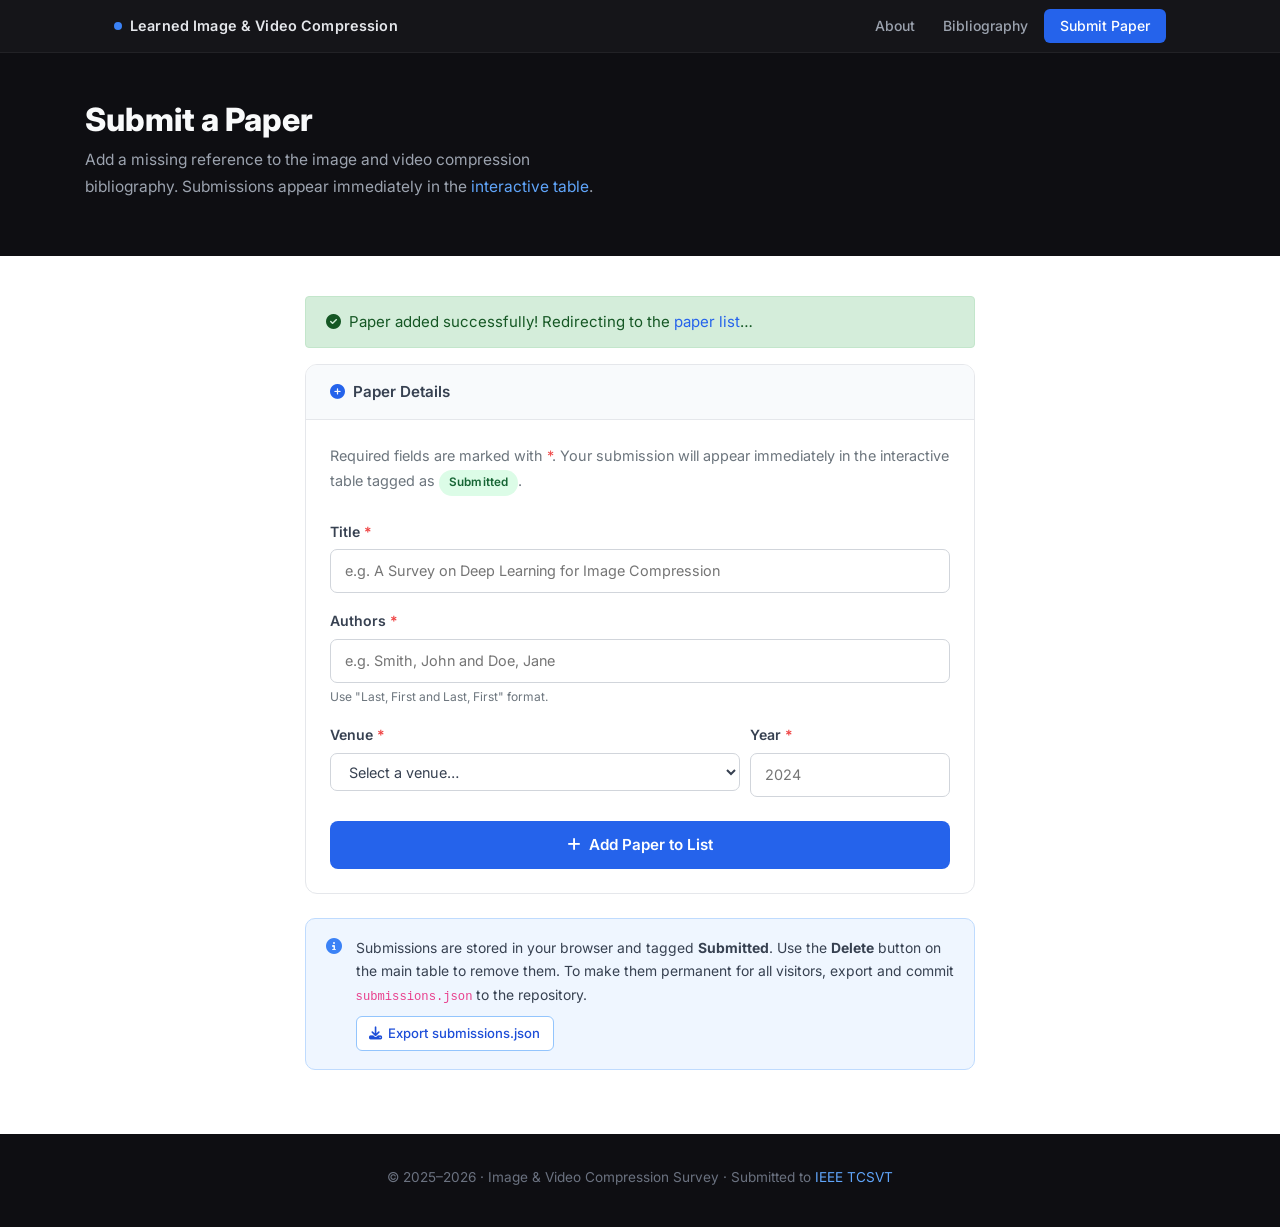
<file: submit.html>
<!DOCTYPE html>
<html lang="en">
<head>
  <meta charset="UTF-8">
  <meta name="viewport" content="width=device-width, initial-scale=1.0">
  <title>Submit a Paper — Image and Video Compression Survey — IEEE TCSVT</title>
  <meta name="description" content="Submit a missing paper to the image and video compression survey bibliography. Covers neural codecs, HEVC, VVC, AV1, learned compression, and perceptual quality.">
  <meta name="robots" content="index, follow">
  <link rel="canonical" href="https://image-video-compression.github.io/submit.html">

  <meta property="og:type" content="website">
  <meta property="og:title" content="Submit a Paper — Image & Video Compression Survey">
  <meta property="og:description" content="Submit a paper to be considered for inclusion in the Learned Image and Video Compression survey (IEEE TCSVT).">
  <meta property="og:url" content="https://image-video-compression.github.io/submit.html">
  <meta property="og:image" content="https://image-video-compression.github.io/img/og-card.png">
  <meta name="twitter:card" content="summary_large_image">
  <meta name="twitter:title" content="Submit a Paper — Image & Video Compression Survey">
  <meta name="twitter:description" content="Submit a paper to be considered for inclusion in the survey.">
  <meta name="twitter:image" content="https://image-video-compression.github.io/img/og-card.png">

  <link rel="icon" type="image/svg+xml" href="img/favicon.svg">
  <link rel="icon" type="image/png" sizes="32x32" href="img/favicon-32.png">
  <link rel="apple-touch-icon" sizes="180x180" href="img/apple-touch-icon.png">

  <script type="application/ld+json">
  {
    "@context": "https://schema.org",
    "@type": "BreadcrumbList",
    "itemListElement": [
      { "@type": "ListItem", "position": 1, "name": "Home", "item": "https://image-video-compression.github.io/" },
      { "@type": "ListItem", "position": 2, "name": "Submit Paper", "item": "https://image-video-compression.github.io/submit.html" }
    ]
  }
  </script>
  <link rel="preconnect" href="https://cdn.jsdelivr.net" crossorigin>
  <link rel="preconnect" href="https://cdnjs.cloudflare.com" crossorigin>
  <link rel="preconnect" href="https://fonts.googleapis.com">
  <link rel="preconnect" href="https://fonts.gstatic.com" crossorigin>
  <link rel="stylesheet" href="https://cdn.jsdelivr.net/npm/bootstrap@4.6.2/dist/css/bootstrap.min.css" crossorigin="anonymous">
  <link rel="stylesheet"
        href="https://cdnjs.cloudflare.com/ajax/libs/font-awesome/6.5.0/css/all.min.css"
        media="print"
        onload="this.media='all'"
        crossorigin="anonymous">
  <noscript>
    <link rel="stylesheet"
          href="https://cdnjs.cloudflare.com/ajax/libs/font-awesome/6.5.0/css/all.min.css"
          crossorigin="anonymous">
  </noscript>
  <link href="https://fonts.googleapis.com/css2?family=Inter:wght@300;400;500;600;700&family=JetBrains+Mono:wght@400;500&display=swap" rel="stylesheet">
  <link rel="stylesheet" href="css/style.css">
</head>
<body>

  <!-- ── Sticky Nav ── -->
  <nav class="site-nav">
    <div class="nav-inner">
      <span class="nav-brand">
        <span class="nav-dot"></span>
        Learned Image &amp; Video Compression
      </span>
      <div class="nav-links">
        <a href="index.html">About</a>
        <a href="index.html#bibliography">Bibliography</a>
        <a href="submit.html" class="nav-btn">Submit Paper</a>
      </div>
    </div>
  </nav>

  <!-- Mini hero -->
  <div class="submit-hero">
    <div class="container">
      <h1 class="submit-hero-title">Submit a Paper</h1>
      <p class="submit-hero-sub">
        Add a missing reference to the image and video compression bibliography.
        Submissions appear immediately in the <a href="index.html">interactive table</a>.
      </p>
    </div>
  </div>

  <div class="container" style="max-width: 700px; padding-top: 2.5rem; padding-bottom: 4rem;">

    <div id="success-alert" class="alert alert-success d-flex align-items-center" role="alert" hidden>
      <i class="fas fa-check-circle mr-2"></i>
      Paper added successfully! Redirecting to the <a href="index.html?submitted=1" class="ml-1">paper list</a>…
    </div>

    <div class="submit-card">
      <div class="submit-card-header">
        <i class="fas fa-plus-circle"></i> Paper Details
      </div>
      <div class="submit-card-body">
        <p class="text-muted mb-4" style="font-size:0.9rem;">
          Required fields are marked with <span style="color:#ef4444">*</span>.
          Your submission will appear immediately in the interactive table tagged as <span class="tag tag-type-submission">Submitted</span>.
        </p>

        <form id="submit-form">
          <div class="form-group">
            <label for="title" class="submit-label">Title <span class="req">*</span></label>
            <input type="text" id="title" class="submit-input" required placeholder="e.g. A Survey on Deep Learning for Image Compression">
          </div>

          <div class="form-group">
            <label for="authors" class="submit-label">Authors <span class="req">*</span></label>
            <input type="text" id="authors" class="submit-input" required placeholder="e.g. Smith, John and Doe, Jane">
            <small class="form-text text-muted">Use "Last, First and Last, First" format.</small>
          </div>

          <div class="form-row">
            <div class="form-group col-md-8">
              <label for="venue" class="submit-label">Venue <span class="req">*</span></label>
              <select id="venue" class="submit-input" required>
                <option value="" disabled selected>Select a venue…</option>
              </select>
            </div>
            <div class="form-group col-md-4">
              <label for="year" class="submit-label">Year <span class="req">*</span></label>
              <input type="number" id="year" class="submit-input" required min="1900" max="2100" placeholder="2024">
            </div>
          </div>

          <button type="submit" class="submit-btn">
            <i class="fas fa-plus mr-2"></i>Add Paper to List
          </button>
        </form>
      </div>
    </div>

    <div class="submit-info-box">
      <i class="fas fa-info-circle submit-info-icon"></i>
      <div>
        Submissions are stored in your browser and tagged <strong>Submitted</strong>.
        Use the <strong>Delete</strong> button on the main table to remove them.
        To make them permanent for all visitors, export and commit
        <code>submissions.json</code> to the repository.
        <div class="mt-2">
          <button type="button" id="export-btn" class="export-btn">
            <i class="fas fa-download"></i> Export submissions.json
          </button>
        </div>
      </div>
    </div>

  </div>

  <!-- ── Footer ── -->
  <footer class="site-footer">
    <div class="container footer-inner">
      <p>
        &copy; 2025–2026 · Image &amp; Video Compression Survey ·
        Submitted to <a href="https://ieeexplore.ieee.org/xpl/RecentIssue.jsp?punumber=76" target="_blank">IEEE TCSVT</a>
      </p>
    </div>
  </footer>

  <script src="js/venues-data.js"></script>
  <script src="js/submit.js"></script>
</body>
</html>
</file>
<file: css/style.css>
/* =====================================================
   TCSVT Survey — Main Stylesheet
   ===================================================== */

/* ── Fonts & base ── */
*, *::before, *::after { box-sizing: border-box; }

html { scroll-behavior: smooth; }

body {
  font-family: 'Inter', 'Helvetica Neue', Helvetica, Arial, sans-serif;
  font-size: 15px;
  line-height: 1.7;
  color: #374151;
  background: #ffffff;
  margin: 0;
  padding: 0;
}

a {
  color: #2563eb;
  text-decoration: none;
  transition: color 0.18s;
}
a:hover { color: #1d4ed8; text-decoration: underline; }

h1, h2, h3, h4, h5 {
  font-weight: 700;
  color: #111827;
  margin-bottom: 0.5rem;
}

/* ── Sticky nav ── */
.site-nav {
  position: sticky;
  top: 0;
  z-index: 1000;
  background: rgba(14, 14, 18, 0.97);
  backdrop-filter: blur(10px);
  border-bottom: 1px solid rgba(255,255,255,0.06);
}

.nav-inner {
  max-width: 1100px;
  margin: 0 auto;
  padding: 0 1.5rem;
  height: 52px;
  display: flex;
  align-items: center;
  justify-content: space-between;
}

.nav-brand {
  display: flex;
  align-items: center;
  gap: 0.5rem;
  color: #e5e7eb;
  font-weight: 600;
  font-size: 0.9rem;
  letter-spacing: 0.01em;
}

.nav-dot {
  width: 8px;
  height: 8px;
  border-radius: 50%;
  background: #3b82f6;
  flex-shrink: 0;
}

.nav-links {
  display: flex;
  align-items: center;
  gap: 0.25rem;
}

.nav-links a {
  color: #9ca3af;
  font-size: 0.875rem;
  font-weight: 500;
  padding: 0.35rem 0.75rem;
  border-radius: 6px;
  transition: color 0.15s, background 0.15s;
  text-decoration: none;
}

.nav-links a:hover { color: #f9fafb; background: rgba(255,255,255,0.07); }

.nav-links .nav-btn {
  background: #2563eb;
  color: #fff !important;
  padding: 0.35rem 1rem;
  border-radius: 6px;
}
.nav-links .nav-btn:hover { background: #1d4ed8; }

/* ── Hero ── */
.hero {
  position: relative;
  background: #0e0e12;
  color: #f9fafb;
  overflow: hidden;
  padding: 5rem 0 4rem;
}

.hero-bg {
  position: absolute;
  inset: 0;
  background:
    radial-gradient(ellipse 55% 55% at 50% 10%, rgba(124,58,237,0.13) 0%, transparent 65%),
    radial-gradient(ellipse 45% 40% at 10% 85%, rgba(245,158,11,0.07) 0%, transparent 60%),
    radial-gradient(ellipse 60% 50% at 50% 110%, rgba(16,185,129,0.06) 0%, transparent 70%);
  pointer-events: none;
}

/* Subtle noise/grain texture overlay */
.hero::after {
  content: '';
  position: absolute;
  inset: 0;
  background-image: url("data:image/svg+xml,%3Csvg viewBox='0 0 200 200' xmlns='http://www.w3.org/2000/svg'%3E%3Cfilter id='n'%3E%3CfeTurbulence type='fractalNoise' baseFrequency='0.75' numOctaves='4' stitchTiles='stitch'/%3E%3C/filter%3E%3Crect width='100%25' height='100%25' filter='url(%23n)' opacity='0.04'/%3E%3C/svg%3E");
  background-size: 200px 200px;
  opacity: 0.4;
  pointer-events: none;
}

.hero-inner {
  position: relative;
  z-index: 1;
  max-width: 900px;
  margin: 0 auto;
  text-align: center;
}

.hero-badges {
  display: flex;
  align-items: center;
  justify-content: center;
  flex-wrap: wrap;
  gap: 0.6rem;
  margin-bottom: 1.75rem;
}

.venue-badge {
  display: inline-flex;
  align-items: center;
  gap: 0.6rem;
  background: rgba(255,255,255,0.08);
  border: 1px solid rgba(255,255,255,0.15);
  border-radius: 100px;
  padding: 0.35rem 1rem 0.35rem 0.6rem;
  font-size: 0.8rem;
  font-weight: 500;
  color: #d1d5db;
  letter-spacing: 0.01em;
}

.under-review-badge {
  display: inline-flex;
  align-items: center;
  gap: 0.45rem;
  background: rgba(245, 158, 11, 0.12);
  border: 1px solid rgba(245, 158, 11, 0.35);
  border-radius: 100px;
  padding: 0.35rem 1rem;
  font-size: 0.8rem;
  font-weight: 600;
  color: #fbbf24;
  letter-spacing: 0.02em;
}

.under-review-dot {
  width: 7px;
  height: 7px;
  border-radius: 50%;
  background: #f59e0b;
  flex-shrink: 0;
  animation: pulse-dot 2s ease-in-out infinite;
}

@keyframes pulse-dot {
  0%, 100% { opacity: 1; transform: scale(1); }
  50%       { opacity: 0.5; transform: scale(0.75); }
}

.ieee-logo {
  height: 18px;
  width: auto;
  filter: brightness(0) invert(1) opacity(0.9);
}

.hero-title {
  font-size: clamp(1.75rem, 4vw, 2.6rem);
  font-weight: 800;
  line-height: 1.2;
  color: #f9fafb;
  margin-bottom: 1.25rem;
  letter-spacing: -0.02em;
}

.hero-accent {
  background: linear-gradient(135deg, #60a5fa, #34d399);
  -webkit-background-clip: text;
  -webkit-text-fill-color: transparent;
  background-clip: text;
}

.hero-subtitle {
  font-size: 1.05rem;
  color: #9ca3af;
  max-width: 640px;
  margin: 0 auto 2.25rem;
  line-height: 1.75;
}

/* Authors */
.authors-row {
  display: flex;
  flex-wrap: wrap;
  justify-content: center;
  gap: 0.75rem;
  margin-bottom: 2.25rem;
}

.author-chip {
  display: flex;
  align-items: center;
  gap: 0.65rem;
  background: rgba(255,255,255,0.07);
  border: 1px solid rgba(255,255,255,0.12);
  border-radius: 50px;
  padding: 0.4rem 0.9rem 0.4rem 0.45rem;
  transition: background 0.15s, border-color 0.15s;
}

.author-chip:hover {
  background: rgba(255,255,255,0.11);
  border-color: rgba(255,255,255,0.2);
}

.author-avatar {
  width: 30px;
  height: 30px;
  border-radius: 50%;
  background: linear-gradient(135deg, #3b82f6, #10b981);
  color: #fff;
  font-size: 0.65rem;
  font-weight: 700;
  display: flex;
  align-items: center;
  justify-content: center;
  flex-shrink: 0;
  letter-spacing: 0;
}

.author-name {
  font-size: 0.85rem;
  font-weight: 600;
  color: #e5e7eb;
  line-height: 1.2;
}

.author-affil {
  font-size: 0.72rem;
  color: #6b7280;
  line-height: 1.2;
}

/* Action buttons */
.hero-actions {
  display: flex;
  flex-wrap: wrap;
  justify-content: center;
  gap: 0.6rem;
}

.hero-btn {
  display: inline-flex;
  align-items: center;
  gap: 0.4rem;
  padding: 0.55rem 1.25rem;
  border-radius: 8px;
  font-size: 0.88rem;
  font-weight: 600;
  text-decoration: none;
  transition: all 0.18s;
  border: 1.5px solid transparent;
  cursor: pointer;
}

.hero-btn-primary {
  background: #2563eb;
  color: #fff;
  border-color: #2563eb;
}
.hero-btn-primary:hover {
  background: #1d4ed8;
  color: #fff;
  text-decoration: none;
  transform: translateY(-1px);
  box-shadow: 0 4px 14px rgba(37,99,235,0.4);
}

.hero-btn:disabled,
.hero-btn[aria-disabled="true"] {
  background: rgba(255,255,255,0.08);
  color: rgba(255,255,255,0.45);
  border-color: rgba(255,255,255,0.12);
  cursor: not-allowed;
  font-family: inherit;
}
.hero-btn:disabled:hover,
.hero-btn[aria-disabled="true"]:hover {
  transform: none;
  box-shadow: none;
}

.hero-btn-outline {
  background: rgba(255,255,255,0.06);
  color: #e5e7eb;
  border-color: rgba(255,255,255,0.18);
}
.hero-btn-outline:hover {
  background: rgba(255,255,255,0.12);
  color: #fff;
  text-decoration: none;
  transform: translateY(-1px);
}

/* ── Stats bar ── */
.stats-bar {
  background: #f8fafc;
  border-bottom: 1px solid #e5e7eb;
  padding: 1.25rem 0;
}

.stats-grid {
  display: flex;
  align-items: center;
  justify-content: center;
  flex-wrap: wrap;
  gap: 0;
}

.stat-item {
  text-align: center;
  padding: 0.5rem 2.5rem;
  flex-shrink: 0;
  animation: fadeSlideUp 0.5s ease both;
}

.stat-item:nth-child(1) { animation-delay: 0.05s; }
.stat-item:nth-child(3) { animation-delay: 0.15s; }
.stat-item:nth-child(5) { animation-delay: 0.25s; }
.stat-item:nth-child(7) { animation-delay: 0.35s; }

.stat-divider {
  width: 1px;
  height: 40px;
  background: #e5e7eb;
  flex-shrink: 0;
}

.stat-value {
  font-size: 1.9rem;
  font-weight: 800;
  color: #2563eb;
  line-height: 1.1;
  font-variant-numeric: tabular-nums;
}

.stat-label {
  font-size: 0.78rem;
  font-weight: 500;
  color: #6b7280;
  text-transform: uppercase;
  letter-spacing: 0.06em;
  margin-top: 0.2rem;
}

/* ── Main content ── */
.main-content {
  max-width: 1100px;
  padding-top: 3.5rem;
}

.section-heading {
  font-size: 1.4rem;
  font-weight: 700;
  color: #111827;
  margin-bottom: 1.25rem;
  padding-bottom: 0.5rem;
  border-bottom: 2px solid #eff6ff;
  position: relative;
}

.section-heading::after {
  content: '';
  position: absolute;
  bottom: -2px;
  left: 0;
  width: 48px;
  height: 2px;
  background: #2563eb;
}

/* Offset anchor links so sticky nav doesn't cover section headings */
#about, #bibliography, #charts, #cite {
  scroll-margin-top: 64px;
}

/* ── About section ── */
.section-about {
  margin-bottom: 4rem;
}

.abstract-text {
  color: #4b5563;
  font-size: 0.97rem;
  line-height: 1.85;
  margin-bottom: 1rem;
}

.info-card {
  background: #f8fafc;
  border: 1px solid #e5e7eb;
  border-radius: 12px;
  padding: 1.5rem;
  margin-top: 0.5rem;
}

.info-row {
  display: flex;
  align-items: flex-start;
  gap: 1rem;
  padding: 0.6rem 0;
  border-bottom: 1px solid #f3f4f6;
  font-size: 0.88rem;
}
.info-row:last-child { border-bottom: none; }

.info-key {
  font-weight: 600;
  color: #374151;
  min-width: 110px;
  flex-shrink: 0;
  display: flex;
  align-items: center;
  gap: 0.4rem;
}
.info-key i { color: #6b7280; width: 14px; }

.info-val {
  color: #6b7280;
  flex: 1;
}

.info-link { color: #2563eb; }
.info-link:hover { text-decoration: underline; }

.info-divider {
  border: none;
  border-top: 1px solid #e5e7eb;
  margin: 0.5rem 0;
}

/* ── Charts ── */
.section-charts {
  margin-bottom: 4rem;
}

.chart-card {
  background: #fff;
  border: 1px solid #e5e7eb;
  border-radius: 12px;
  padding: 1.5rem;
  transition: box-shadow 0.2s;
  animation: fadeSlideUp 0.6s ease both;
}
.chart-card:hover { box-shadow: 0 4px 20px rgba(0,0,0,0.06); }

.chart-card h3 {
  font-size: 0.95rem;
  font-weight: 600;
  color: #374151;
  margin-bottom: 0.2rem;
}

.chart-hint {
  font-size: 0.77rem;
  color: #9ca3af;
  margin-bottom: 1rem;
}

.chart-wrap { position: relative; height: 260px; }
.chart-wrap.tall { height: 320px; }

/* ── Bibliography ── */
.section-bibliography { margin-bottom: 4rem; }

.bib-header { margin-bottom: 1.5rem; }

.bib-desc {
  color: #6b7280;
  font-size: 0.93rem;
}

/* Filter bar */
.filter-bar {
  display: flex;
  flex-wrap: wrap;
  gap: 0.75rem;
  align-items: center;
  margin-bottom: 1.25rem;
  padding: 1rem 1.25rem;
  background: #f8fafc;
  border: 1px solid #e5e7eb;
  border-radius: 10px;
}

.filter-search {
  position: relative;
  flex: 1;
  min-width: 220px;
}

.filter-icon {
  position: absolute;
  left: 0.75rem;
  top: 50%;
  transform: translateY(-50%);
  color: #9ca3af;
  font-size: 0.85rem;
  pointer-events: none;
}

.filter-input {
  width: 100%;
  padding: 0.5rem 0.75rem 0.5rem 2.25rem;
  border: 1px solid #d1d5db;
  border-radius: 7px;
  font-size: 0.9rem;
  background: #fff;
  color: #374151;
  transition: border-color 0.15s, box-shadow 0.15s;
  outline: none;
}
.filter-input:focus {
  border-color: #3b82f6;
  box-shadow: 0 0 0 3px rgba(59,130,246,0.12);
}
.filter-input::placeholder { color: #9ca3af; }

.filter-selects {
  display: flex;
  gap: 0.6rem;
  flex-wrap: wrap;
  align-items: center;
}

.filter-select {
  padding: 0.5rem 0.75rem;
  border: 1px solid #d1d5db;
  border-radius: 7px;
  font-size: 0.875rem;
  color: #374151;
  background: #fff;
  cursor: pointer;
  outline: none;
  transition: border-color 0.15s;
}
.filter-select:focus { border-color: #3b82f6; }

.filter-clear-btn {
  display: inline-flex;
  align-items: center;
  gap: 0.35rem;
  padding: 0.5rem 0.9rem;
  border: 1px solid #fca5a5;
  border-radius: 7px;
  background: #fff;
  color: #ef4444;
  font-size: 0.875rem;
  font-weight: 500;
  cursor: pointer;
  transition: background 0.15s, border-color 0.15s;
}
.filter-clear-btn:hover { background: #fef2f2; }

/* Loading */
.loading-state {
  display: flex;
  align-items: center;
  justify-content: center;
  gap: 0.75rem;
  padding: 3rem;
  color: #6b7280;
  font-size: 0.95rem;
}

.loading-spinner {
  width: 22px;
  height: 22px;
  border: 2.5px solid #e5e7eb;
  border-top-color: #3b82f6;
  border-radius: 50%;
  animation: spin 0.7s linear infinite;
  flex-shrink: 0;
}

@keyframes spin { to { transform: rotate(360deg); } }

/* Table */
.bib-table-wrap {
  border-radius: 10px;
  border: 1px solid #e5e7eb;
  overflow: clip; /* clip ≠ hidden: rounds corners visually but doesn't break position:sticky */
}

.bib-table {
  margin-bottom: 0;
  font-size: 0.875rem;
}

.bib-table thead th {
  background: #f1f5f9;
  color: #374151;
  font-weight: 600;
  font-size: 0.82rem;
  text-transform: uppercase;
  letter-spacing: 0.05em;
  border-top: none;
  border-bottom: 2px solid #e5e7eb;
  padding: 0.75rem 1rem;
  position: sticky;
  top: 52px;
  z-index: 10;
  cursor: pointer;
  user-select: none;
  white-space: nowrap;
  transition: background 0.15s;
}

.bib-table thead th:hover { background: #e2e8f0; }
.bib-table thead th.no-sort { cursor: default; }
.bib-table thead th.no-sort:hover { background: #f1f5f9; }

.sortable::after { content: " ↕"; opacity: 0.4; font-size: 11px; }
.sort-asc::after  { content: " ↑"; opacity: 1; color: #2563eb; }
.sort-desc::after { content: " ↓"; opacity: 1; color: #2563eb; }

.bib-table tbody tr {
  transition: background 0.1s;
}
.bib-table tbody tr:hover { background: #f0f9ff; }

.bib-table td {
  padding: 0.7rem 1rem;
  vertical-align: middle;
  border-top: 1px solid #f3f4f6;
  color: #374151;
}

.bib-table td.wrap {
  white-space: normal;
  max-width: 380px;
  font-weight: 500;
  color: #111827;
}

.bib-table td.authors-cell {
  max-width: 240px;
  white-space: normal;
  color: #6b7280;
  font-size: 0.82rem;
}

.bib-table td.venue-cell {
  max-width: 260px;
  white-space: normal;
  font-style: italic;
  color: #4b5563;
}


.bib-table td.actions-cell {
  width: 90px;
  text-align: center;
}

.actions-col { width: 90px; text-align: center; }

/* Tags */
.tag {
  display: inline-block;
  padding: 0.2rem 0.6rem;
  border-radius: 100px;
  font-size: 0.73rem;
  font-weight: 600;
  white-space: nowrap;
  letter-spacing: 0.02em;
}

.tag-type-article       { background: #dbeafe; color: #1e40af; }
.tag-type-inproceedings { background: #ede9fe; color: #5b21b6; }
.tag-type-book          { background: #fef3c7; color: #92400e; }
.tag-type-techreport    { background: #d1fae5; color: #065f46; }
.tag-type-misc          { background: #f3f4f6; color: #4b5563; }
.tag-type-submission    { background: #dcfce7; color: #166534; }
.tag-default            { background: #f3f4f6; color: #374151; }

mark {
  background: #fef08a;
  color: #713f12;
  padding: 0 2px;
  border-radius: 2px;
  font-weight: 600;
}

/* Delete button */
.btn-outline-danger,
.btn-outline-secondary.delete-paper-btn {
  font-size: 0.75rem;
  padding: 0.2rem 0.55rem;
  border-radius: 5px;
}

.btn-outline-secondary.delete-paper-btn:disabled {
  cursor: not-allowed;
  opacity: 0.55;
}

/* Pagination */
.pagination-wrapper {
  display: flex;
  align-items: center;
  justify-content: space-between;
  flex-wrap: wrap;
  gap: 0.75rem;
  margin-top: 1.25rem;
  padding-top: 1rem;
  border-top: 1px solid #e5e7eb;
  font-size: 0.875rem;
}

.pagination-info { color: #6b7280; }
.pagination-info strong { color: #374151; }

.pagination-controls {
  display: flex;
  align-items: center;
  gap: 0.35rem;
}

.page-btn {
  padding: 0.35rem 0.65rem;
  border: 1px solid #d1d5db;
  border-radius: 6px;
  background: #fff;
  color: #374151;
  font-size: 0.8rem;
  cursor: pointer;
  transition: background 0.15s, border-color 0.15s;
}
.page-btn:hover:not(:disabled) {
  background: #eff6ff;
  border-color: #93c5fd;
  color: #1d4ed8;
}
.page-btn:disabled { opacity: 0.4; cursor: not-allowed; }

.page-indicator {
  color: #6b7280;
  font-size: 0.85rem;
  padding: 0 0.4rem;
  white-space: nowrap;
}

.per-page-select {
  padding: 0.35rem 0.6rem;
  border: 1px solid #d1d5db;
  border-radius: 6px;
  font-size: 0.82rem;
  color: #374151;
  background: #fff;
  cursor: pointer;
  margin-left: 0.25rem;
}

/* ── Citation section ── */
.section-cite {
  margin-bottom: 4rem;
  padding: 2rem;
  background: #f8fafc;
  border: 1px solid #e5e7eb;
  border-radius: 14px;
}

.section-cite p { color: #6b7280; font-size: 0.93rem; }

.bibtex-block {
  position: relative;
  margin-top: 1rem;
}

.bibtex-block pre {
  background: #0f172a;
  color: #a5f3fc;
  font-family: 'JetBrains Mono', 'Courier New', monospace;
  font-size: 0.82rem;
  line-height: 1.75;
  padding: 1.5rem 1.5rem 1.5rem 1.5rem;
  border-radius: 10px;
  overflow-x: auto;
  margin: 0;
}

.copy-btn {
  position: absolute;
  top: 0.75rem;
  right: 0.75rem;
  display: inline-flex;
  align-items: center;
  gap: 0.35rem;
  padding: 0.35rem 0.75rem;
  background: rgba(255,255,255,0.1);
  border: 1px solid rgba(255,255,255,0.15);
  border-radius: 6px;
  color: #94a3b8;
  font-size: 0.78rem;
  font-weight: 500;
  cursor: pointer;
  transition: background 0.15s, color 0.15s;
}
.copy-btn:hover {
  background: rgba(255,255,255,0.18);
  color: #e2e8f0;
}

/* ── Footer ── */
.site-footer {
  background: #0e0e12;
  color: #6b7280;
  padding: 2rem 0;
  text-align: center;
  font-size: 0.85rem;
}

.footer-inner p { margin-bottom: 0.35rem; }
.site-footer a { color: #60a5fa; }
.site-footer a:hover { color: #93c5fd; text-decoration: underline; }
.footer-sub { font-size: 0.78rem; color: #4b5563; }

/* ── Submit page ── */
.submit-hero {
  background: #0e0e12;
  padding: 3rem 0 2.5rem;
  color: #f9fafb;
}

.submit-hero-title {
  font-size: 2rem;
  font-weight: 800;
  color: #f9fafb;
  margin-bottom: 0.5rem;
}

.submit-hero-sub {
  color: #9ca3af;
  font-size: 0.97rem;
  max-width: 540px;
}
.submit-hero-sub a { color: #60a5fa; }
.submit-hero-sub a:hover { color: #93c5fd; }

.submit-card {
  border: 1px solid #e5e7eb;
  border-radius: 12px;
  overflow: hidden;
  margin-bottom: 1.5rem;
}

.submit-card-header {
  background: #f8fafc;
  padding: 0.9rem 1.5rem;
  font-weight: 600;
  color: #374151;
  font-size: 0.95rem;
  border-bottom: 1px solid #e5e7eb;
  display: flex;
  align-items: center;
  gap: 0.5rem;
}
.submit-card-header i { color: #2563eb; }

.submit-card-body { padding: 1.5rem; }

.submit-label {
  font-weight: 600;
  color: #374151;
  font-size: 0.88rem;
  margin-bottom: 0.35rem;
  display: block;
}
.req { color: #ef4444; }

.submit-input {
  width: 100%;
  padding: 0.55rem 0.85rem;
  border: 1px solid #d1d5db;
  border-radius: 7px;
  font-size: 0.9rem;
  color: #374151;
  background: #fff;
  transition: border-color 0.15s, box-shadow 0.15s;
  outline: none;
  display: block;
}
.submit-input:focus {
  border-color: #3b82f6;
  box-shadow: 0 0 0 3px rgba(59,130,246,0.12);
}

.submit-btn {
  width: 100%;
  padding: 0.7rem;
  background: #2563eb;
  color: #fff;
  border: none;
  border-radius: 8px;
  font-size: 0.95rem;
  font-weight: 600;
  cursor: pointer;
  transition: background 0.15s, transform 0.1s;
  margin-top: 0.5rem;
}
.submit-btn:hover {
  background: #1d4ed8;
  transform: translateY(-1px);
}

.submit-info-box {
  display: flex;
  gap: 0.85rem;
  align-items: flex-start;
  background: #eff6ff;
  border: 1px solid #bfdbfe;
  border-radius: 10px;
  padding: 1.1rem 1.25rem;
  font-size: 0.87rem;
  color: #374151;
}

.submit-info-icon {
  color: #3b82f6;
  font-size: 1rem;
  margin-top: 0.1rem;
  flex-shrink: 0;
}

.export-btn {
  display: inline-flex;
  align-items: center;
  gap: 0.35rem;
  padding: 0.35rem 0.8rem;
  border: 1px solid #93c5fd;
  border-radius: 6px;
  background: #fff;
  color: #1d4ed8;
  font-size: 0.82rem;
  font-weight: 500;
  cursor: pointer;
  transition: background 0.15s;
}
.export-btn:hover { background: #dbeafe; }

/* ── Animations ── */
@keyframes fadeSlideUp {
  from { opacity: 0; transform: translateY(14px); }
  to   { opacity: 1; transform: translateY(0); }
}

/* ── Responsive ── */
@media (max-width: 768px) {
  .hero { padding: 3.5rem 0 3rem; }

  .hero-title { font-size: 1.6rem; }

  .hero-subtitle { font-size: 0.95rem; }

  .authors-row { gap: 0.5rem; }

  .author-chip { padding: 0.35rem 0.7rem 0.35rem 0.4rem; }

  .nav-links a:not(.nav-btn) { display: none; }

  .stat-item { padding: 0.5rem 1.25rem; }

  .stat-value { font-size: 1.4rem; }

  .filter-bar { flex-direction: column; align-items: stretch; }

  .filter-search { min-width: unset; }

  .bib-table { font-size: 0.8rem; }

  .bib-table td { padding: 0.55rem 0.65rem; }

  .chart-wrap { height: 220px; }
  .chart-wrap.tall { height: 270px; }

  .pagination-wrapper { flex-direction: column; align-items: flex-start; }

  .section-cite { padding: 1.25rem; }
}

@media (max-width: 480px) {
  .hero-actions { flex-direction: column; }
  .hero-btn { justify-content: center; }
  .stats-grid { flex-direction: column; gap: 0.25rem; }
  .stat-divider { width: 80px; height: 1px; }
}
</file>
